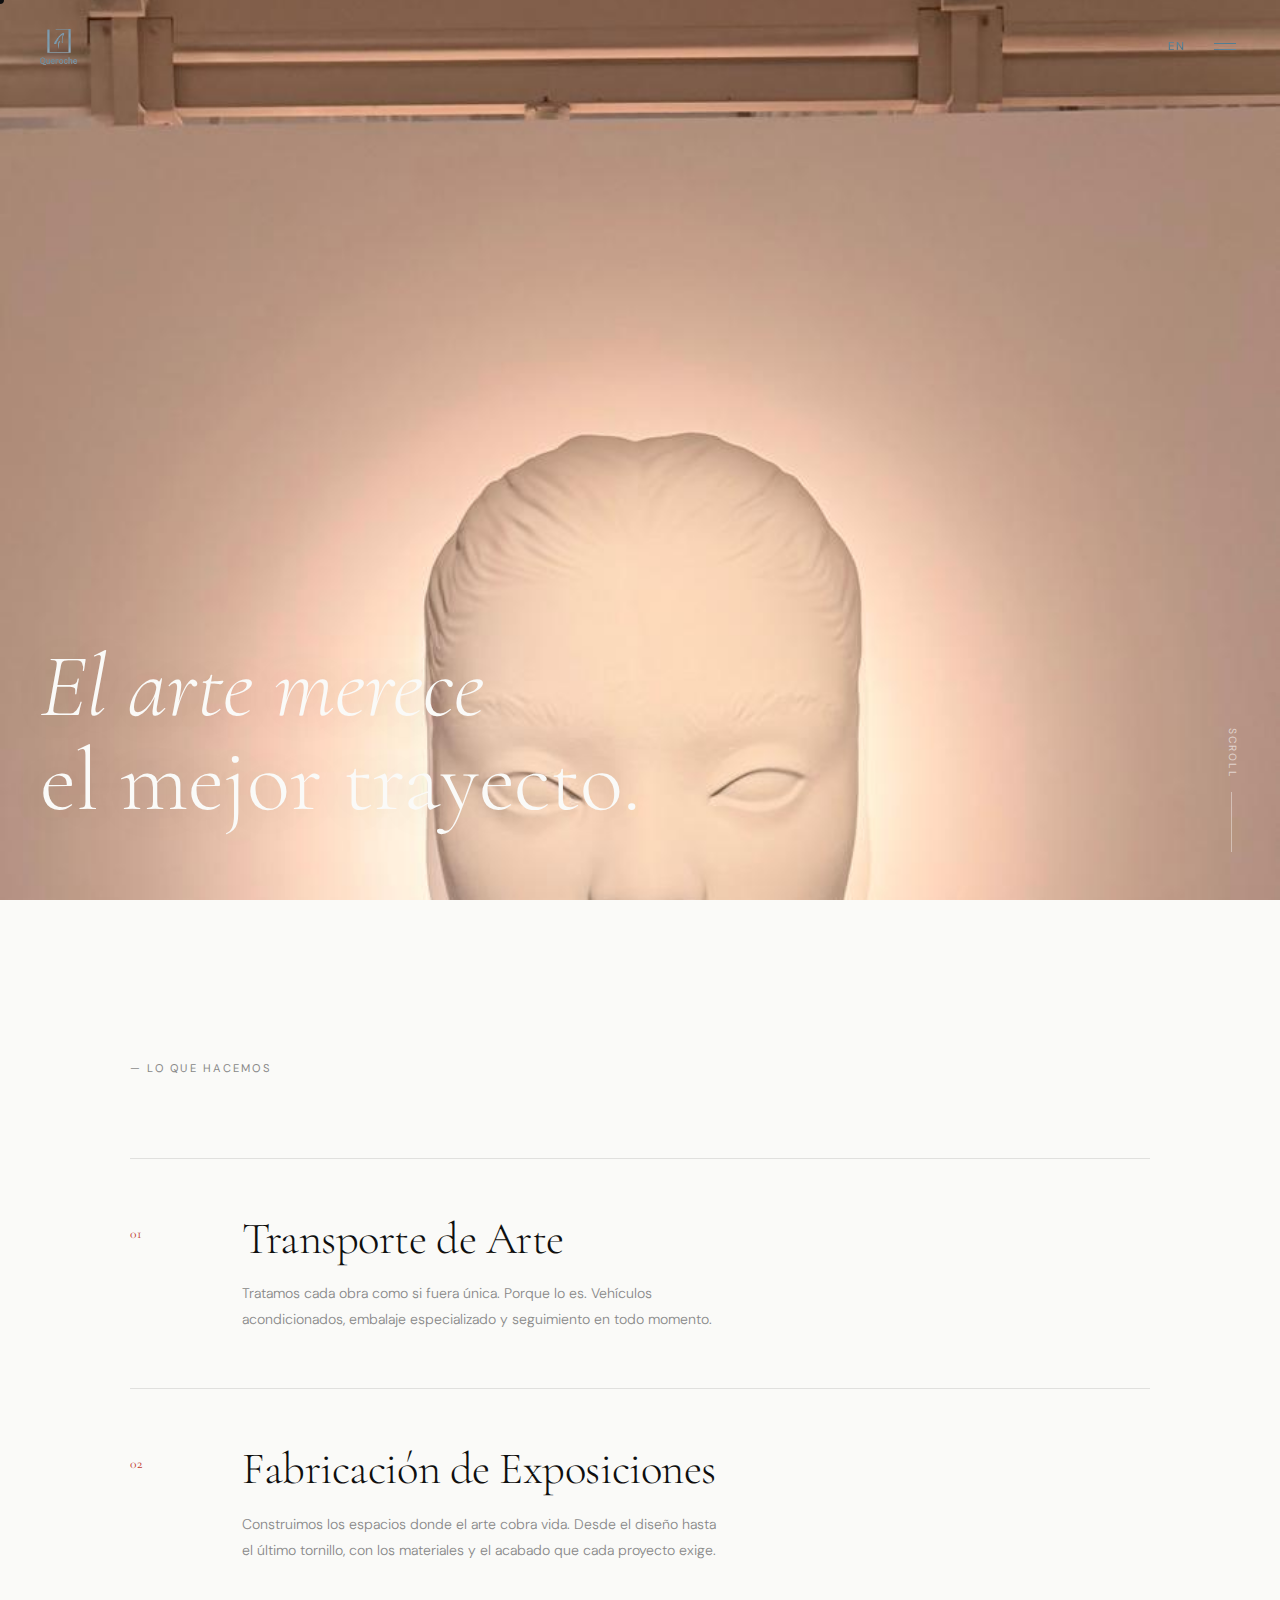
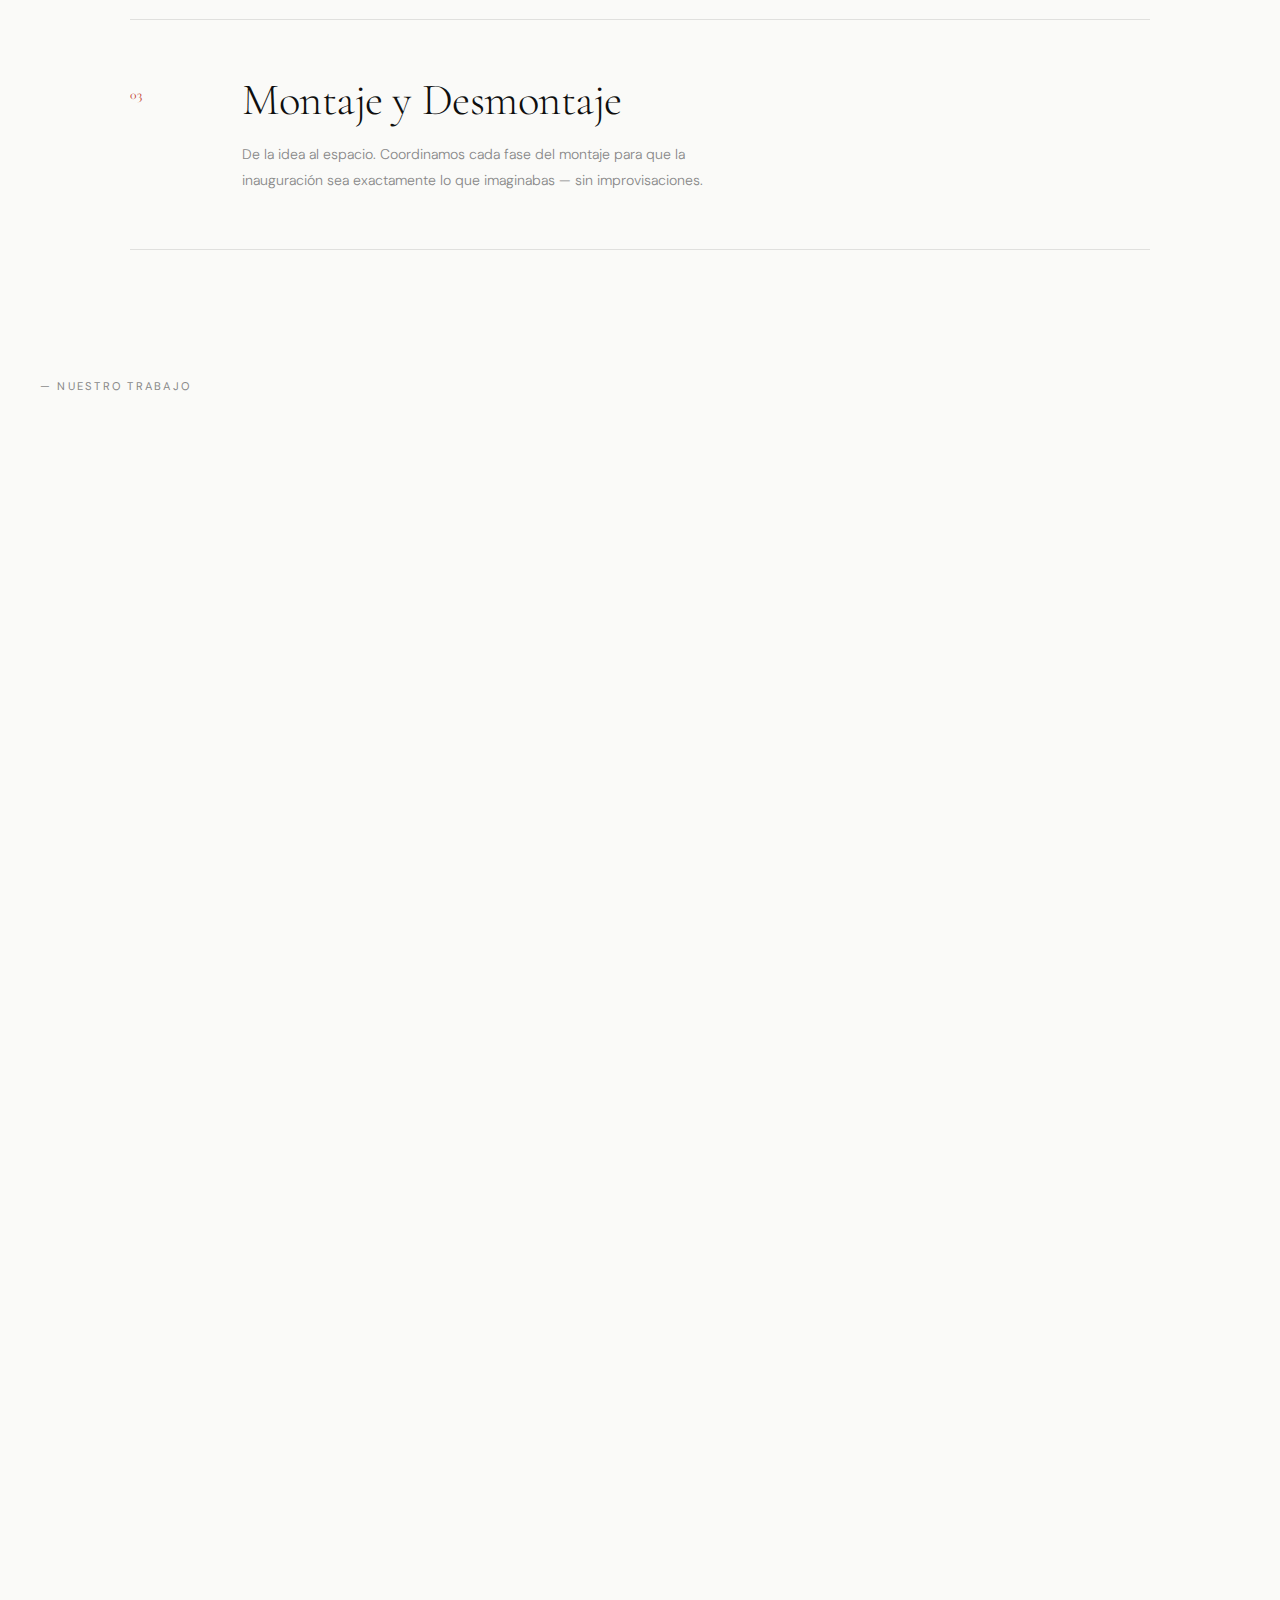
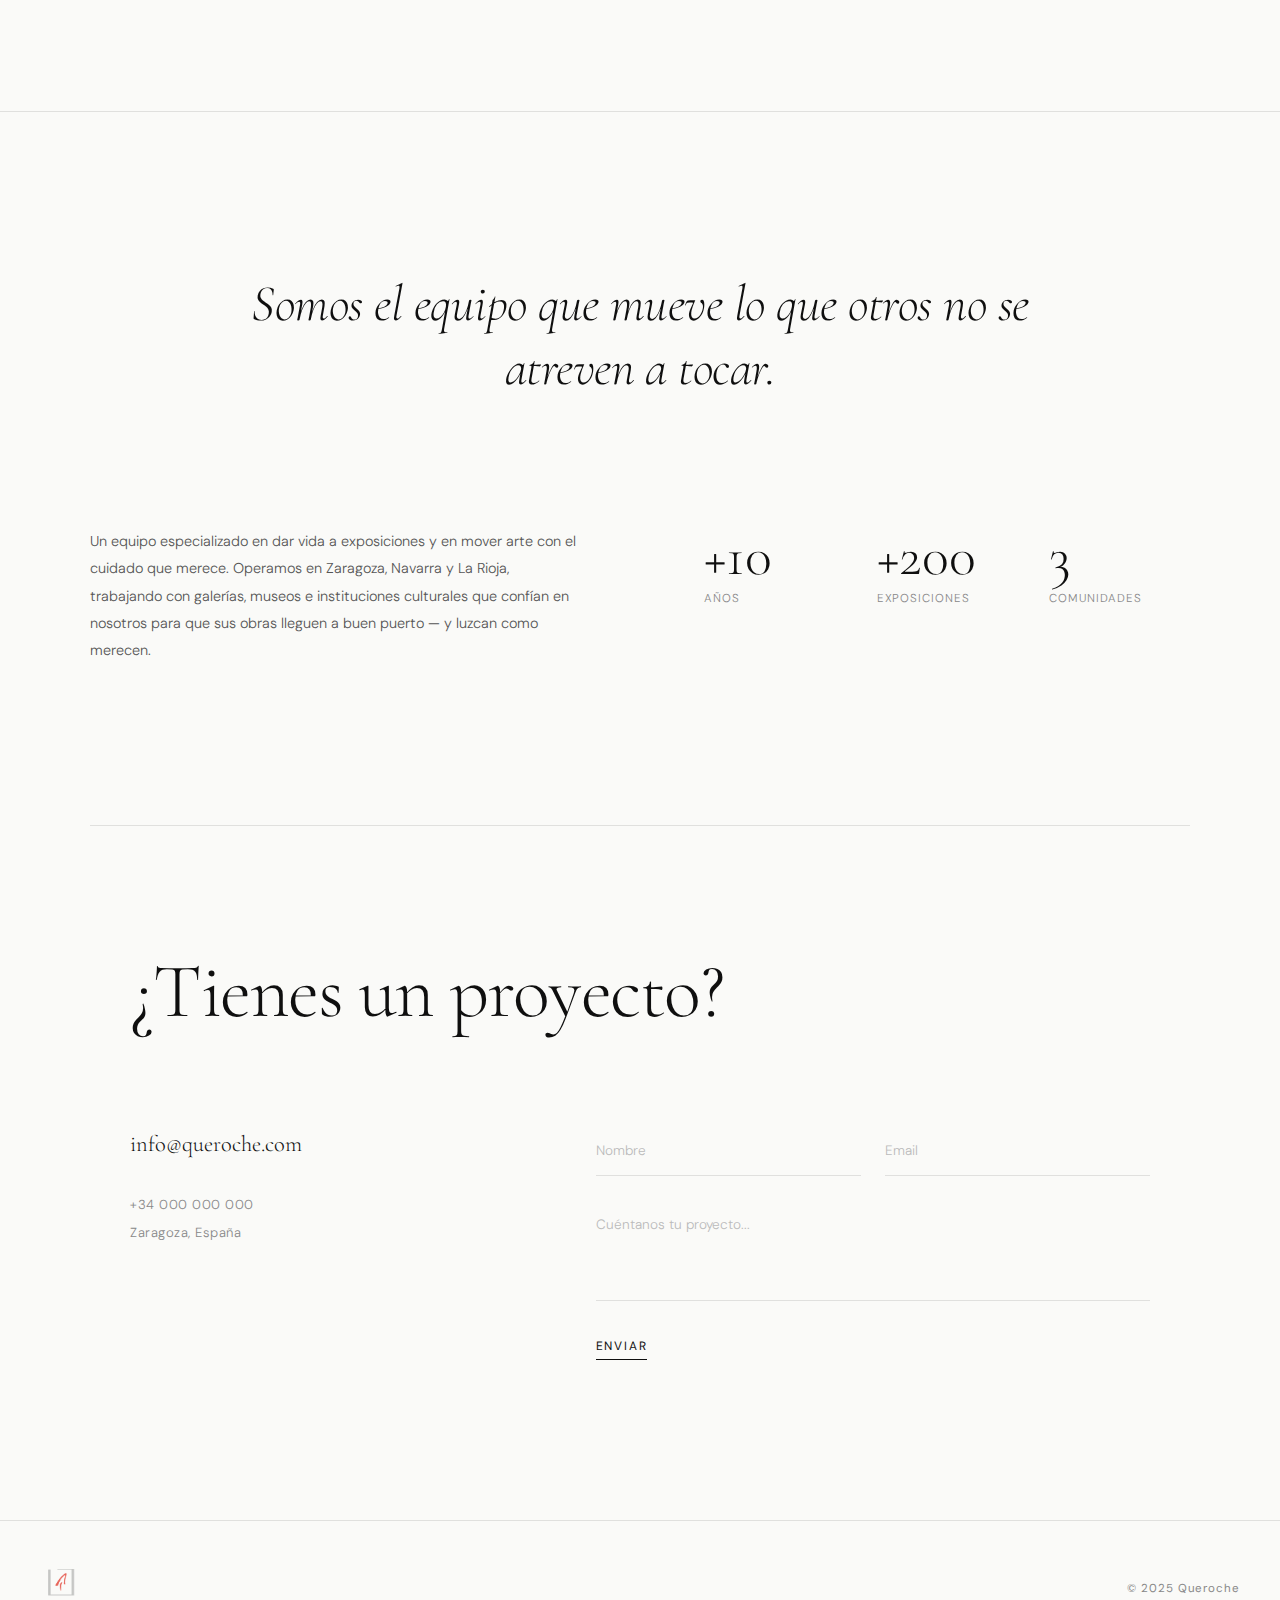
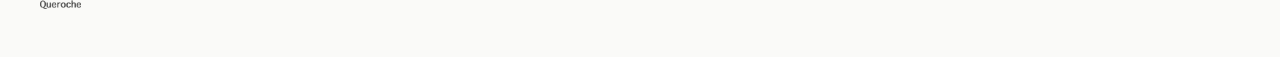
<file: index.html>
<!DOCTYPE html>
<html lang="es">
<head>
  <meta charset="UTF-8">
  <meta name="viewport" content="width=device-width, initial-scale=1.0">
  <title>Queroche — Arte en Movimiento</title>
  <meta name="description" content="Transporte especializado de obra de arte y fabricación y montaje de exposiciones. Zaragoza, Navarra y La Rioja.">
  <link rel="preconnect" href="https://fonts.googleapis.com">
  <link href="https://fonts.googleapis.com/css2?family=Cormorant+Garamond:ital,wght@0,300;0,400;0,600;1,300;1,400&family=DM+Sans:wght@300;400&display=swap" rel="stylesheet">
  <link rel="stylesheet" href="css/style.css">
</head>
<body>

  <!-- CURSOR -->
  <div class="cursor" id="cursor"></div>

  <!-- NAV -->
  <nav id="navbar">
    <a href="#" class="logo">
      <img src="img/logo.png" alt="Queroche" class="logo-img">
    </a>
    <div class="nav-right">
      <button class="lang-toggle" id="langToggle">EN</button>
      <button class="menu-btn" id="menuBtn">
        <span></span><span></span>
      </button>
    </div>
  </nav>

  <!-- MENÚ OVERLAY -->
  <div class="menu-overlay" id="menuOverlay">
    <nav class="menu-nav">
      <a href="#servicios" class="menu-link" data-es="Servicios" data-en="Services">Servicios</a>
      <a href="#proyectos" class="menu-link" data-es="Proyectos" data-en="Projects">Proyectos</a>
      <a href="#nosotros" class="menu-link" data-es="Nosotros" data-en="About">Nosotros</a>
      <a href="#contacto" class="menu-link" data-es="Contacto" data-en="Contact">Contacto</a>
    </nav>
    <div class="menu-footer">
      <span>Zaragoza · Navarra · La Rioja</span>
    </div>
  </div>

  <!-- HERO -->
  <section id="hero">
    <div class="hero-img-wrap">
      <img src="img/hero.jpg" alt="Instalación de arte" id="heroImg">
    </div>
    <div class="hero-text">
      <h1>
        <em data-es="El arte merece" data-en="Art deserves">El arte merece</em>
        <span data-es="el mejor trayecto." data-en="the finest journey.">el mejor trayecto.</span>
      </h1>
    </div>
    <div class="hero-scroll">
      <span data-es="scroll" data-en="scroll">scroll</span>
      <div class="hero-scroll-line"></div>
    </div>
  </section>

  <!-- SERVICIOS -->
  <section id="servicios">
    <div class="services-intro">
      <p class="label" data-es="— Lo que hacemos" data-en="— What we do">— Lo que hacemos</p>
    </div>
    <div class="services-list">
      <div class="service-row">
        <span class="service-num">01</span>
        <div class="service-body">
          <h2 data-es="Transporte de Arte" data-en="Art Transport">Transporte de Arte</h2>
          <p data-es="Tratamos cada obra como si fuera única. Porque lo es. Vehículos acondicionados, embalaje especializado y seguimiento en todo momento." data-en="We treat every artwork as if it were unique. Because it is. Conditioned vehicles, specialized packaging and full tracking at all times.">Tratamos cada obra como si fuera única. Porque lo es. Vehículos acondicionados, embalaje especializado y seguimiento en todo momento.</p>
        </div>
      </div>
      <div class="service-row">
        <span class="service-num">02</span>
        <div class="service-body">
          <h2 data-es="Fabricación de Exposiciones" data-en="Exhibition Fabrication">Fabricación de Exposiciones</h2>
          <p data-es="Construimos los espacios donde el arte cobra vida. Desde el diseño hasta el último tornillo, con los materiales y el acabado que cada proyecto exige." data-en="We build the spaces where art comes to life. From design to the last detail, with the materials and finish each project demands.">Construimos los espacios donde el arte cobra vida. Desde el diseño hasta el último tornillo, con los materiales y el acabado que cada proyecto exige.</p>
        </div>
      </div>
      <div class="service-row">
        <span class="service-num">03</span>
        <div class="service-body">
          <h2 data-es="Montaje y Desmontaje" data-en="Installation &amp; Dismantling">Montaje y Desmontaje</h2>
          <p data-es="De la idea al espacio. Coordinamos cada fase del montaje para que la inauguración sea exactamente lo que imaginabas — sin improvisaciones." data-en="From concept to space. We coordinate every phase so the opening is exactly what you imagined — no improvisation.">De la idea al espacio. Coordinamos cada fase del montaje para que la inauguración sea exactamente lo que imaginabas — sin improvisaciones.</p>
        </div>
      </div>
    </div>
  </section>

  <!-- PROYECTOS -->
  <section id="proyectos">
    <div class="projects-header">
      <p class="label" data-es="— Nuestro trabajo" data-en="— Our work">— Nuestro trabajo</p>
    </div>
    <div class="projects-grid" id="projectsGrid">
      <!-- cargado dinámicamente -->
    </div>
  </section>

  <!-- NOSOTROS -->
  <section id="nosotros">
    <div class="about-statement">
      <p data-es="Somos el equipo que mueve lo que otros no se atreven a tocar." data-en="We are the team that moves what others dare not touch.">Somos el equipo que mueve lo que otros no se atreven a tocar.</p>
    </div>
    <div class="about-body">
      <div class="about-text">
        <p data-es="Un equipo especializado en dar vida a exposiciones y en mover arte con el cuidado que merece. Operamos en Zaragoza, Navarra y La Rioja, trabajando con galerías, museos e instituciones culturales que confían en nosotros para que sus obras lleguen a buen puerto — y luzcan como merecen." data-en="A team specialized in bringing exhibitions to life and moving art with the care it deserves. Operating across Zaragoza, Navarra and La Rioja, working with galleries, museums and cultural institutions that trust us to ensure their works arrive safely — and look exactly as they should.">Un equipo especializado en dar vida a exposiciones y en mover arte con el cuidado que merece. Operamos en Zaragoza, Navarra y La Rioja, trabajando con galerías, museos e instituciones culturales que confían en nosotros para que sus obras lleguen a buen puerto — y luzcan como merecen.</p>
      </div>
      <div class="about-stats">
        <div class="stat">
          <span class="stat-n">+10</span>
          <span class="stat-l" data-es="años" data-en="years">años</span>
        </div>
        <div class="stat">
          <span class="stat-n">+200</span>
          <span class="stat-l" data-es="exposiciones" data-en="exhibitions">exposiciones</span>
        </div>
        <div class="stat">
          <span class="stat-n">3</span>
          <span class="stat-l" data-es="comunidades" data-en="regions">comunidades</span>
        </div>
      </div>
    </div>
  </section>

  <!-- CONTACTO -->
  <section id="contacto">
    <div class="contact-headline">
      <h2 data-es="¿Tienes un proyecto?" data-en="Got a project?">¿Tienes un proyecto?</h2>
    </div>
    <div class="contact-body">
      <div class="contact-info">
        <a href="mailto:info@queroche.com" class="contact-email">info@queroche.com</a>
        <div class="contact-details">
          <span>+34 000 000 000</span>
          <span>Zaragoza, España</span>
        </div>
      </div>
      <form class="contact-form" onsubmit="return false;">
        <div class="form-row">
          <input type="text" data-placeholder-es="Nombre" data-placeholder-en="Name" placeholder="Nombre">
          <input type="email" data-placeholder-es="Email" data-placeholder-en="Email" placeholder="Email">
        </div>
        <textarea rows="4" data-placeholder-es="Cuéntanos tu proyecto..." data-placeholder-en="Tell us about your project..." placeholder="Cuéntanos tu proyecto..."></textarea>
        <button type="submit" class="btn-send" data-es="Enviar" data-en="Send">Enviar</button>
      </form>
    </div>
  </section>

  <!-- FOOTER -->
  <footer>
    <img src="img/logo.png" alt="Queroche" class="footer-logo-img">
    <p class="footer-copy" data-es="© 2025 Queroche" data-en="© 2025 Queroche">© 2025 Queroche</p>
  </footer>

  <script src="js/main.js"></script>
</body>
</html>
</file>
<file: css/style.css>
/* ============================================
   QUEROCHE — Rediseño editorial
   ============================================ */

*, *::before, *::after { box-sizing: border-box; margin: 0; padding: 0; }

:root {
  --black:  #0f0f0f;
  --white:  #FAFAF8;
  --gray:   #888;
  --red:    #C0392B;
  --border: rgba(0,0,0,0.1);
  --serif:  'Cormorant Garamond', serif;
  --sans:   'DM Sans', sans-serif;
}

html { scroll-behavior: smooth; }

body {
  background: var(--white);
  color: var(--black);
  font-family: var(--sans);
  font-size: 15px;
  line-height: 1.6;
  overflow-x: hidden;
  cursor: none;
}

/* ============================================
   CURSOR PERSONALIZADO
   ============================================ */
.cursor {
  width: 8px;
  height: 8px;
  background: var(--black);
  border-radius: 50%;
  position: fixed;
  top: 0; left: 0;
  pointer-events: none;
  z-index: 9999;
  transition: transform 0.15s ease, background 0.2s;
  transform: translate(-50%, -50%);
}

body:has(a:hover) .cursor,
body:has(button:hover) .cursor {
  transform: translate(-50%, -50%) scale(3);
  background: var(--red);
}

/* ============================================
   NAVBAR
   ============================================ */
#navbar {
  position: fixed;
  top: 0; left: 0; right: 0;
  z-index: 100;
  display: flex;
  align-items: center;
  justify-content: space-between;
  padding: 1.8rem 2.5rem;
  mix-blend-mode: difference;
}

.logo { text-decoration: none; display: flex; }

.logo-img {
  height: 36px;
  width: auto;
  filter: brightness(0) invert(1);
}

.nav-right {
  display: flex;
  align-items: center;
  gap: 1.5rem;
}

.lang-toggle {
  background: none;
  border: none;
  color: #fff;
  font-family: var(--sans);
  font-size: 0.72rem;
  font-weight: 400;
  letter-spacing: 0.15em;
  text-transform: uppercase;
  cursor: none;
  padding: 0;
}

.menu-btn {
  background: none;
  border: none;
  cursor: none;
  display: flex;
  flex-direction: column;
  gap: 5px;
  padding: 4px;
}

.menu-btn span {
  display: block;
  width: 22px;
  height: 1px;
  background: #fff;
  transition: transform 0.3s, opacity 0.3s;
}

.menu-btn.open span:first-child { transform: translateY(6px) rotate(45deg); }
.menu-btn.open span:last-child  { transform: translateY(-6px) rotate(-45deg); }

/* ============================================
   MENÚ OVERLAY
   ============================================ */
.menu-overlay {
  position: fixed;
  inset: 0;
  background: var(--black);
  z-index: 90;
  display: flex;
  flex-direction: column;
  justify-content: center;
  padding: 6rem 2.5rem 3rem;
  opacity: 0;
  pointer-events: none;
  transition: opacity 0.4s ease;
}

.menu-overlay.open {
  opacity: 1;
  pointer-events: all;
}

.menu-nav {
  display: flex;
  flex-direction: column;
  gap: 0.5rem;
}

.menu-link {
  font-family: var(--serif);
  font-size: clamp(3rem, 8vw, 6rem);
  font-weight: 300;
  color: rgba(255,255,255,0.15);
  text-decoration: none;
  letter-spacing: -0.02em;
  line-height: 1.1;
  transition: color 0.2s;
}

.menu-link:hover { color: var(--white); }

.menu-footer {
  margin-top: auto;
  font-size: 0.75rem;
  letter-spacing: 0.15em;
  text-transform: uppercase;
  color: rgba(255,255,255,0.3);
}

/* ============================================
   HERO
   ============================================ */
#hero {
  position: relative;
  height: 100vh;
  min-height: 600px;
  overflow: hidden;
}

.hero-img-wrap {
  position: absolute;
  inset: 0;
}

.hero-img-wrap img {
  width: 100%;
  height: 100%;
  object-fit: cover;
  object-position: center 20%;
  display: block;
}

.hero-text {
  position: absolute;
  bottom: 8vh;
  left: 2.5rem;
  z-index: 2;
}

.hero-text h1 {
  font-family: var(--serif);
  font-size: clamp(3rem, 7vw, 7rem);
  font-weight: 300;
  line-height: 1.05;
  color: var(--white);
  text-shadow: 0 2px 40px rgba(0,0,0,0.15);
}

.hero-text h1 em {
  display: block;
  font-style: italic;
  font-weight: 300;
}

.hero-text h1 span {
  display: block;
}

.hero-scroll {
  position: absolute;
  bottom: 3rem;
  right: 2.5rem;
  display: flex;
  flex-direction: column;
  align-items: center;
  gap: 0.8rem;
  z-index: 2;
}

.hero-scroll span {
  font-size: 0.65rem;
  letter-spacing: 0.2em;
  text-transform: uppercase;
  color: rgba(255,255,255,0.6);
  writing-mode: vertical-rl;
}

.hero-scroll-line {
  width: 1px;
  height: 60px;
  background: rgba(255,255,255,0.4);
  animation: scrollLine 1.8s ease-in-out infinite;
}

@keyframes scrollLine {
  0%   { transform: scaleY(0); transform-origin: top; }
  50%  { transform: scaleY(1); transform-origin: top; }
  51%  { transform: scaleY(1); transform-origin: bottom; }
  100% { transform: scaleY(0); transform-origin: bottom; }
}

/* ============================================
   SERVICIOS
   ============================================ */
#servicios {
  padding: 10rem 2.5rem 8rem;
  max-width: 1100px;
  margin: 0 auto;
}

.label {
  font-size: 0.7rem;
  letter-spacing: 0.2em;
  text-transform: uppercase;
  color: var(--gray);
  margin-bottom: 5rem;
  display: block;
}

.services-list {
  display: flex;
  flex-direction: column;
}

.service-row {
  display: grid;
  grid-template-columns: 80px 1fr;
  align-items: start;
  padding: 3.5rem 0;
  border-top: 1px solid var(--border);
  gap: 2rem;
  transition: gap 0.3s;
}

.service-row:last-child { border-bottom: 1px solid var(--border); }

.service-num {
  font-family: var(--serif);
  font-size: 0.85rem;
  color: var(--red);
  letter-spacing: 0.1em;
  padding-top: 0.5rem;
}

.service-body h2 {
  font-family: var(--serif);
  font-size: clamp(1.8rem, 3.5vw, 3rem);
  font-weight: 300;
  letter-spacing: -0.01em;
  margin-bottom: 1rem;
  line-height: 1.1;
}

.service-body p {
  font-size: 0.88rem;
  font-weight: 300;
  line-height: 1.85;
  color: var(--gray);
  max-width: 480px;
}

/* ============================================
   PROYECTOS
   ============================================ */
#proyectos {
  padding: 0 2.5rem 10rem;
  max-width: 1400px;
  margin: 0 auto;
}

.projects-header {
  margin-bottom: 4rem;
}

.projects-grid {
  display: grid;
  grid-template-columns: 1fr 1fr;
  gap: 1.5rem;
}

.project-item {
  position: relative;
  overflow: hidden;
  cursor: none;
}

.project-item.large {
  grid-column: span 2;
}

.project-img-wrap {
  overflow: hidden;
  background: #e8e5e0;
}

.project-img-wrap img {
  width: 100%;
  display: block;
  object-fit: cover;
  transition: transform 0.8s cubic-bezier(0.25, 0.46, 0.45, 0.94);
}

.project-item:hover .project-img-wrap img {
  transform: scale(1.04);
}

.project-placeholder {
  aspect-ratio: 4/3;
  background: #e8e5e0;
  display: flex;
  align-items: center;
  justify-content: center;
  color: rgba(0,0,0,0.2);
  font-size: 0.75rem;
  letter-spacing: 0.15em;
  text-transform: uppercase;
}

.project-item.large .project-placeholder {
  aspect-ratio: 16/7;
}

.project-caption {
  display: flex;
  justify-content: space-between;
  align-items: baseline;
  padding: 0.9rem 0 0;
}

.project-name {
  font-family: var(--serif);
  font-size: 1.1rem;
  font-weight: 400;
}

.project-location {
  font-size: 0.75rem;
  color: var(--gray);
  letter-spacing: 0.05em;
}

/* ============================================
   NOSOTROS
   ============================================ */
#nosotros {
  padding: 10rem 2.5rem;
  border-top: 1px solid var(--border);
}

.about-statement {
  max-width: 900px;
  margin: 0 auto 8rem;
  text-align: center;
}

.about-statement p {
  font-family: var(--serif);
  font-size: clamp(2rem, 4vw, 4rem);
  font-weight: 300;
  font-style: italic;
  line-height: 1.25;
  letter-spacing: -0.01em;
  color: var(--black);
}

.about-body {
  display: grid;
  grid-template-columns: 1fr 1fr;
  gap: 8rem;
  max-width: 1100px;
  margin: 0 auto;
  align-items: start;
}

.about-text p {
  font-size: 0.9rem;
  font-weight: 300;
  line-height: 1.9;
  color: #555;
}

.about-stats {
  display: grid;
  grid-template-columns: repeat(3, 1fr);
  gap: 2rem;
}

.stat {
  display: flex;
  flex-direction: column;
  gap: 0.4rem;
}

.stat-n {
  font-family: var(--serif);
  font-size: 3.5rem;
  font-weight: 300;
  line-height: 1;
  color: var(--black);
}

.stat-l {
  font-size: 0.72rem;
  font-weight: 300;
  color: var(--gray);
  letter-spacing: 0.08em;
  text-transform: uppercase;
}

/* ============================================
   CONTACTO
   ============================================ */
#contacto {
  padding: 0 2.5rem 10rem;
  max-width: 1100px;
  margin: 0 auto;
  border-top: 1px solid var(--border);
}

.contact-headline {
  padding: 8rem 0 6rem;
}

.contact-headline h2 {
  font-family: var(--serif);
  font-size: clamp(3rem, 6vw, 6rem);
  font-weight: 300;
  letter-spacing: -0.02em;
  line-height: 1;
}

.contact-body {
  display: grid;
  grid-template-columns: 1fr 1.5fr;
  gap: 6rem;
  align-items: start;
}

.contact-email {
  display: block;
  font-family: var(--serif);
  font-size: 1.4rem;
  font-weight: 300;
  color: var(--black);
  text-decoration: none;
  margin-bottom: 2rem;
  transition: color 0.2s;
}

.contact-email:hover { color: var(--red); }

.contact-details {
  display: flex;
  flex-direction: column;
  gap: 0.4rem;
  font-size: 0.82rem;
  font-weight: 300;
  color: var(--gray);
  letter-spacing: 0.04em;
}

.contact-form {
  display: flex;
  flex-direction: column;
  gap: 0;
}

.form-row {
  display: grid;
  grid-template-columns: 1fr 1fr;
  gap: 1.5rem;
}

.contact-form input,
.contact-form textarea {
  width: 100%;
  background: none;
  border: none;
  border-bottom: 1px solid var(--border);
  padding: 1rem 0;
  font-family: var(--sans);
  font-size: 0.85rem;
  font-weight: 300;
  color: var(--black);
  outline: none;
  resize: none;
  transition: border-color 0.2s;
}

.contact-form input:focus,
.contact-form textarea:focus { border-bottom-color: var(--black); }

.contact-form input::placeholder,
.contact-form textarea::placeholder { color: #bbb; }

.contact-form textarea { margin-top: 1.5rem; }

.btn-send {
  align-self: flex-start;
  margin-top: 2rem;
  background: none;
  border: none;
  border-bottom: 1px solid var(--black);
  padding: 0.3rem 0;
  font-family: var(--sans);
  font-size: 0.75rem;
  font-weight: 400;
  letter-spacing: 0.15em;
  text-transform: uppercase;
  color: var(--black);
  cursor: none;
  transition: color 0.2s, border-color 0.2s;
}

.btn-send:hover { color: var(--red); border-color: var(--red); }

/* ============================================
   FOOTER
   ============================================ */
footer {
  padding: 3rem 2.5rem;
  border-top: 1px solid var(--border);
  display: flex;
  align-items: center;
  justify-content: space-between;
}

.footer-logo-img {
  height: 40px;
  width: auto;
  opacity: 0.7;
}

.footer-copy {
  font-size: 0.72rem;
  color: var(--gray);
  letter-spacing: 0.08em;
}

/* ============================================
   ANIMACIONES DE ENTRADA
   ============================================ */
.reveal {
  opacity: 0;
  transform: translateY(30px);
  transition: opacity 0.8s ease, transform 0.8s ease;
}

.reveal.visible {
  opacity: 1;
  transform: none;
}

/* ============================================
   RESPONSIVE
   ============================================ */
@media (max-width: 768px) {
  body { cursor: auto; }
  .cursor { display: none; }

  #navbar { padding: 1.4rem 1.5rem; }

  .hero-text { left: 1.5rem; }

  #servicios, #nosotros { padding: 6rem 1.5rem; }
  #proyectos { padding: 0 1.5rem 6rem; }
  #contacto { padding: 0 1.5rem 6rem; }
  footer { padding: 2rem 1.5rem; }

  .service-row { grid-template-columns: 40px 1fr; gap: 1rem; padding: 2.5rem 0; }

  .projects-grid { grid-template-columns: 1fr; }
  .project-item.large { grid-column: span 1; }
  .project-item.large .project-placeholder { aspect-ratio: 4/3; }

  .about-body { grid-template-columns: 1fr; gap: 3rem; }
  .about-statement { margin-bottom: 4rem; }

  .contact-body { grid-template-columns: 1fr; gap: 3rem; }
  .form-row { grid-template-columns: 1fr; gap: 0; }
  .contact-headline h2 { font-size: 2.5rem; }
}
</file>
